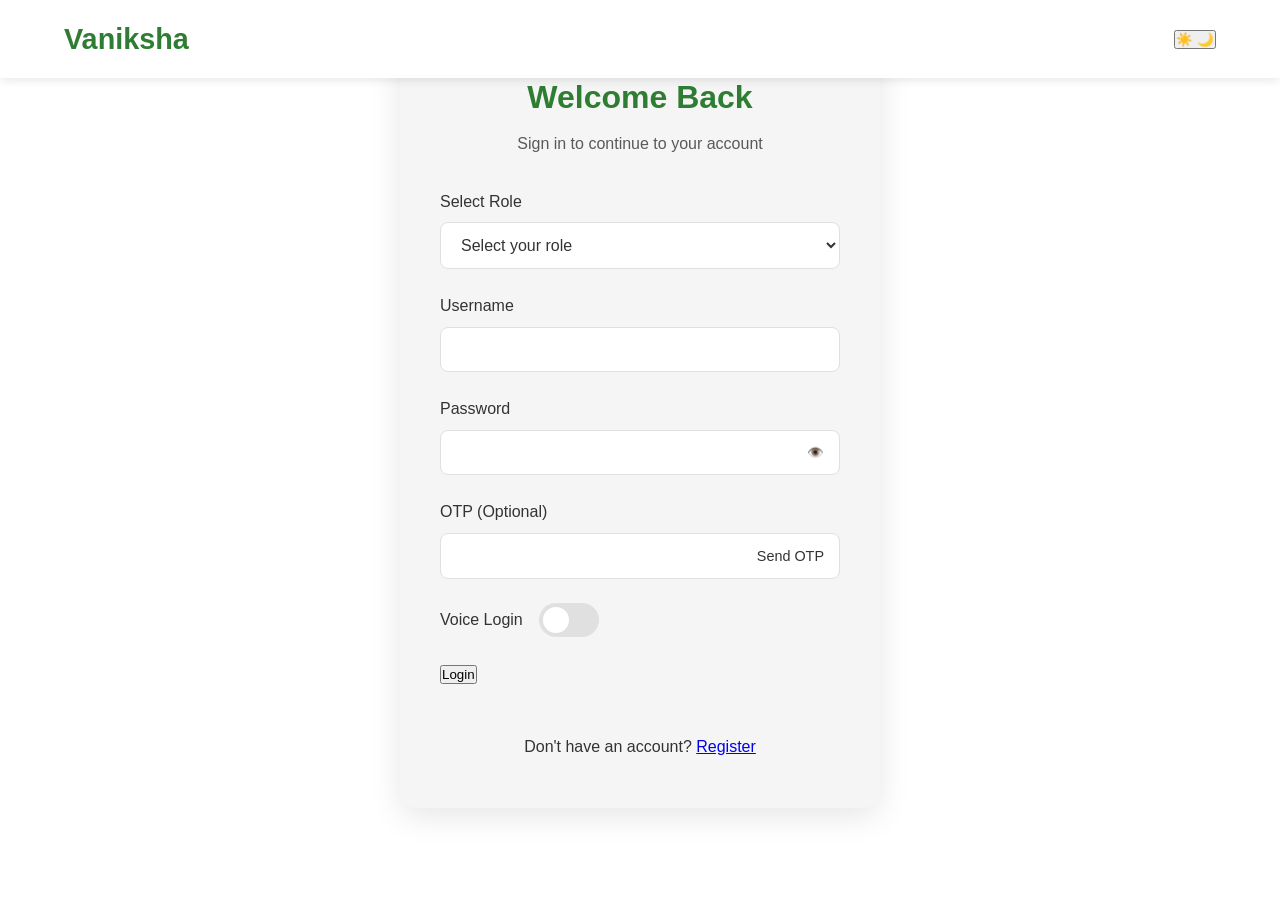
<file: login.html>
<!DOCTYPE html>
<html lang="en">
<head>
    <meta charset="UTF-8">
    <meta name="viewport" content="width=device-width, initial-scale=1.0">
    <title>Login - Vaniksha</title>
    <link rel="stylesheet" href="css/styles.css">
    <link rel="stylesheet" href="css/login.css">
    <link href="https://fonts.googleapis.com/css2?family=Inter:wght@400;500;600;700&display=swap" rel="stylesheet">
    <script src="https://cdnjs.cloudflare.com/ajax/libs/gsap/3.12.2/gsap.min.js"></script>
</head>
<body class="light-mode">
    <header class="main-header">
        <nav class="navbar">
            <div class="logo">
                <h1>Vaniksha</h1>
            </div>
            <div class="theme-toggle">
                <button id="themeToggle" aria-label="Toggle theme">
                    <span class="sun-icon">☀️</span>
                    <span class="moon-icon">🌙</span>
                </button>
            </div>
        </nav>
    </header>

    <main class="login-container">
        <div class="login-card">
            <div class="login-header">
                <h1>Welcome Back</h1>
                <p>Sign in to continue to your account</p>
            </div>

            <form id="loginForm" class="login-form">
                <div class="form-group">
                    <label for="role">Select Role</label>
                    <select id="role" name="role" required>
                        <option value="">Select your role</option>
                        <option value="individual">Individual</option>
                        <option value="community-member">Community Member</option>
                        <option value="community-admin">Community Admin</option>
                        <option value="platform-admin">Platform Admin</option>
                    </select>
                </div>

                <div class="form-group">
                    <label for="username">Username</label>
                    <input type="text" id="username" name="username" required>
                </div>

                <div class="form-group">
                    <label for="password">Password</label>
                    <div class="password-input">
                        <input type="password" id="password" name="password" required>
                        <button type="button" class="toggle-password">👁️</button>
                    </div>
                </div>

                <div class="form-group">
                    <label for="otp">OTP (Optional)</label>
                    <div class="otp-input">
                        <input type="text" id="otp" name="otp">
                        <button type="button" class="send-otp">Send OTP</button>
                    </div>
                </div>

                <div class="form-group switch-group">
                    <label for="voiceLogin">Voice Login</label>
                    <label class="switch">
                        <input type="checkbox" id="voiceLogin" name="voiceLogin">
                        <span class="slider"></span>
                    </label>
                </div>

                <div class="form-actions">
                    <button type="submit" class="submit-button">Login</button>
                </div>

                <div class="form-footer">
                    <p>Don't have an account? <a href="registration.html">Register</a></p>
                </div>
            </form>
        </div>
    </main>

    <script src="js/login.js"></script>
</body>
</html>
</file>
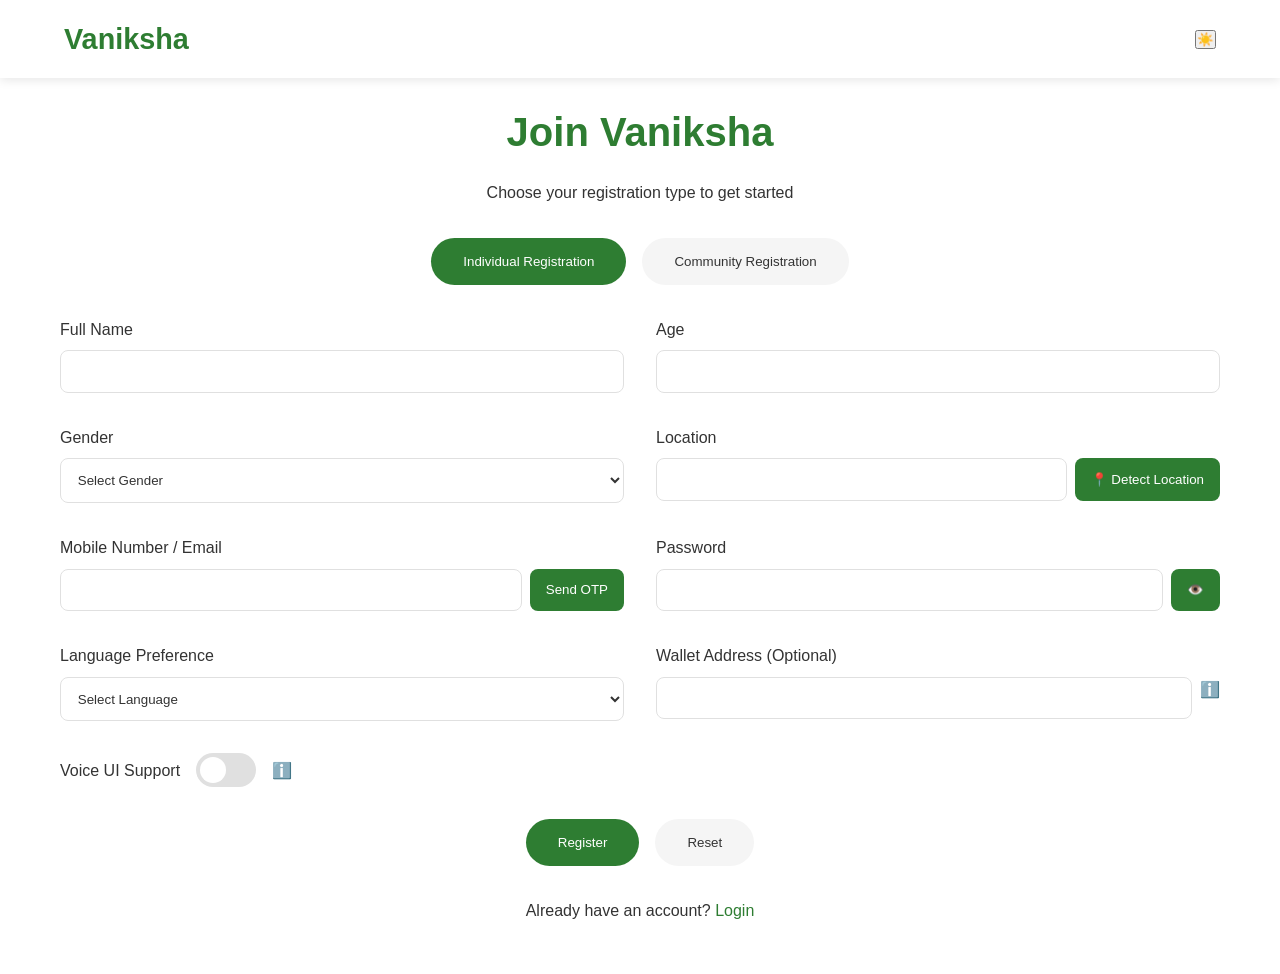
<file: registration.html>
<!DOCTYPE html>
<html lang="en">
<head>
    <meta charset="UTF-8">
    <meta name="viewport" content="width=device-width, initial-scale=1.0">
    <title>Register - Vaniksha</title>
    <link rel="stylesheet" href="css/styles.css">
    <link rel="stylesheet" href="css/registration.css">
    <link href="https://fonts.googleapis.com/css2?family=Inter:wght@400;500;600;700&display=swap" rel="stylesheet">
    <script src="https://cdnjs.cloudflare.com/ajax/libs/gsap/3.12.2/gsap.min.js"></script>
</head>
<body class="light-mode">
    <header class="main-header">
        <nav class="navbar">
            <div class="logo">
                <h1>Vaniksha</h1>
            </div>
            <div class="theme-toggle">
                <button id="themeToggle" aria-label="Toggle theme">
                    <span class="sun-icon">☀️</span>
                    <span class="moon-icon">🌙</span>
                </button>
            </div>
        </nav>
    </header>

    <main class="registration-container">
        <div class="registration-header">
            <h1>Join Vaniksha</h1>
            <p>Choose your registration type to get started</p>
        </div>

        <div class="registration-tabs">
            <button class="tab-button active" data-tab="individual">Individual Registration</button>
            <button class="tab-button" data-tab="community">Community Registration</button>
        </div>

        <div class="registration-forms">
            <!-- Individual Registration Form -->
            <form id="individual-form" class="registration-form active">
                <div class="form-grid">
                    <div class="form-group">
                        <label for="fullName">Full Name</label>
                        <input type="text" id="fullName" name="fullName" required>
                    </div>

                    <div class="form-group">
                        <label for="age">Age</label>
                        <input type="number" id="age" name="age" min="18" required>
                    </div>

                    <div class="form-group">
                        <label for="gender">Gender</label>
                        <select id="gender" name="gender" required>
                            <option value="">Select Gender</option>
                            <option value="male">Male</option>
                            <option value="female">Female</option>
                            <option value="other">Other</option>
                            <option value="prefer-not-to-say">Prefer not to say</option>
                        </select>
                    </div>

                    <div class="form-group">
                        <label for="location">Location</label>
                        <div class="location-input">
                            <input type="text" id="location" name="location" required>
                            <button type="button" class="gps-button" id="detectLocation">
                                <span class="gps-icon">📍</span> Detect Location
                            </button>
                        </div>
                    </div>

                    <div class="form-group">
                        <label for="contact">Mobile Number / Email</label>
                        <div class="contact-input">
                            <input type="text" id="contact" name="contact" required>
                            <button type="button" class="otp-button">Send OTP</button>
                        </div>
                    </div>

                    <div class="form-group">
                        <label for="password">Password</label>
                        <div class="password-input">
                            <input type="password" id="password" name="password" required>
                            <button type="button" class="toggle-password">👁️</button>
                        </div>
                    </div>

                    <div class="form-group">
                        <label for="language">Language Preference</label>
                        <select id="language" name="language" required>
                            <option value="">Select Language</option>
                            <option value="english">English</option>
                            <option value="hindi">Hindi</option>
                            <option value="bengali">Bengali</option>
                            <option value="tamil">Tamil</option>
                        </select>
                    </div>

                    <div class="form-group">
                        <label for="wallet">Wallet Address (Optional)</label>
                        <div class="wallet-input">
                            <input type="text" id="wallet" name="wallet">
                            <span class="tooltip" data-tooltip="Connect your crypto wallet for rewards">ℹ️</span>
                        </div>
                    </div>

                    <div class="form-group switch-group">
                        <label for="voiceUI">Voice UI Support</label>
                        <label class="switch">
                            <input type="checkbox" id="voiceUI" name="voiceUI">
                            <span class="slider"></span>
                        </label>
                        <span class="tooltip" data-tooltip="Enable voice commands for easier navigation">ℹ️</span>
                    </div>
                </div>

                <div class="form-actions">
                    <button type="submit" class="submit-button">Register</button>
                    <button type="reset" class="reset-button">Reset</button>
                </div>

                <div class="form-footer">
                    <p>Already have an account? <a href="#" class="login-link">Login</a></p>
                </div>
            </form>

            <!-- Community Registration Form -->
            <form id="community-form" class="registration-form">
                <div class="form-grid">
                    <div class="form-group">
                        <label for="orgName">Organization Name</label>
                        <input type="text" id="orgName" name="orgName" required>
                    </div>

                    <div class="form-group">
                        <label for="orgType">Organization Type</label>
                        <select id="orgType" name="orgType" required>
                            <option value="">Select Type</option>
                            <option value="ngo">NGO</option>
                            <option value="gram-panchayat">Gram Panchayat</option>
                            <option value="cooperative">Cooperative</option>
                            <option value="school">School</option>
                            <option value="self-help-group">Self-help Group</option>
                        </select>
                    </div>

                    <div class="form-group">
                        <label for="adminName">Admin Contact Name</label>
                        <input type="text" id="adminName" name="adminName" required>
                    </div>

                    <div class="form-group">
                        <label for="adminContact">Admin Email / Phone</label>
                        <div class="contact-input">
                            <input type="text" id="adminContact" name="adminContact" required>
                            <button type="button" class="verify-button">Verify</button>
                        </div>
                    </div>

                    <div class="form-group">
                        <label for="operationalArea">Operational Area</label>
                        <select id="operationalArea" name="operationalArea" required>
                            <option value="">Select Region</option>
                            <option value="north">North India</option>
                            <option value="south">South India</option>
                            <option value="east">East India</option>
                            <option value="west">West India</option>
                        </select>
                    </div>

                    <div class="form-group">
                        <label for="certificate">Upload Certification Document</label>
                        <div class="file-upload">
                            <input type="file" id="certificate" name="certificate" accept=".pdf,.jpg,.png" required>
                            <label for="certificate" class="upload-label">Choose File</label>
                        </div>
                    </div>

                    <div class="form-group">
                        <label>Community Members</label>
                        <div class="member-inputs">
                            <div class="member-input">
                                <input type="text" placeholder="Email/Phone" required>
                                <button type="button" class="remove-member">-</button>
                            </div>
                        </div>
                        <button type="button" class="add-member">Add Member</button>
                    </div>

                    <div class="form-group">
                        <label for="communityWallet">Wallet Address</label>
                        <div class="wallet-input">
                            <input type="text" id="communityWallet" name="communityWallet">
                            <span class="tooltip" data-tooltip="Connect your crypto wallet for rewards">ℹ️</span>
                        </div>
                    </div>

                    <div class="form-group">
                        <label for="adminPassword">Admin Password</label>
                        <div class="password-input">
                            <input type="password" id="adminPassword" name="adminPassword" required>
                            <button type="button" class="toggle-password">👁️</button>
                        </div>
                    </div>
                </div>

                <div class="form-actions">
                    <button type="submit" class="submit-button">Register Community</button>
                    <button type="reset" class="reset-button">Reset</button>
                </div>

                <div class="form-footer">
                    <p>Already have an account? <a href="#" class="login-link">Login</a></p>
                </div>
            </form>
        </div>
    </main>

    <script src="js/registration.js"></script>
    <script src="js/theme.js"></script>
</body>
</html>
</file>
<file: css/styles.css>
:root {
    /* Light mode variables */
    --primary-color: #2E7D32;
    --secondary-color: #4CAF50;
    --background-color: #FFFFFF;
    --text-color: #333333;
    --nav-bg: #FFFFFF;
    --nav-text: #333333;
    --card-bg: #F5F5F5;
    --border-color: #E0E0E0;
    --hover-color: #1B5E20;
    --section-padding: 5rem;
}

body.dark-mode {
    --primary-color: #4CAF50;
    --secondary-color: #81C784;
    --background-color: #121212;
    --text-color: #FFFFFF;
    --nav-bg: #1E1E1E;
    --nav-text: #FFFFFF;
    --card-bg: #2D2D2D;
    --border-color: #404040;
    --hover-color: #81C784;
}

* {
    margin: 0;
    padding: 0;
    box-sizing: border-box;
}

body {
    font-family: 'Inter', -apple-system, BlinkMacSystemFont, 'Segoe UI', Roboto, Oxygen, Ubuntu, Cantarell, sans-serif;
    background-color: var(--background-color);
    color: var(--text-color);
    line-height: 1.6;
    transition: background-color 0.3s ease, color 0.3s ease;
}

/* Header Styles */
.main-header {
    position: fixed;
    top: 0;
    width: 100%;
    background-color: var(--nav-bg);
    box-shadow: 0 2px 10px rgba(0, 0, 0, 0.1);
    z-index: 1000;
}

.navbar {
    display: flex;
    justify-content: space-between;
    align-items: center;
    padding: 1rem 5%;
    max-width: 1400px;
    margin: 0 auto;
}

.logo {
    display: flex;
    align-items: center;
    gap: 10px;
    font-size: 24px;
}

.logo img {
    height: 50px;
    width: auto;
    display: block;
}

.logo h1 {
    color: var(--primary-color);
    font-size: 1.8rem;
    font-weight: 700;
}

.nav-links {
    display: flex;
    gap: 2rem;
}

.nav-links a {
    color: var(--nav-text);
    text-decoration: none;
    font-weight: 500;
    transition: color 0.3s ease;
}

.nav-links a:hover {
    color: var(--primary-color);
}

.header-buttons {
    display: flex;
    gap: 1rem;
    align-items: center;
}

.header-buttons button {
    padding: 0.5rem 1rem;
    border-radius: 50px;
    border: none;
    font-weight: 500;
    cursor: pointer;
    transition: all 0.3s ease;
}

.login-btn {
    background: none;
    color: var(--text-color);
    border: 1px solid var(--border-color);
}

.join-individual-btn, .join-community-btn {
    background-color: var(--primary-color);
    color: white;
}

.header-buttons button:hover {
    transform: translateY(-2px);
    box-shadow: 0 4px 8px rgba(0, 0, 0, 0.1);
}

/* Reset and base styles */
* {
    margin: 0;
    padding: 0;
    box-sizing: border-box;
  }
  
  body {
    font-family: 'Montserrat', sans-serif;
    overflow-x: hidden;
  }
  
  /* Hero Section Styles */
  .hero-section {
    position: relative;
    height: 100vh;
    width: 100%;
    overflow: hidden;
  }
  
  /* Slideshow Container */
  .slideshow-container {
    position: relative;
    height: 100%;
    width: 100%;
  }
  
  /* Slide Styles */
  .slide {
    position: absolute;
    top: 0;
    left: 0;
    width: 100%;
    height: 100%;
    background-size: cover;
    background-position: center;
    opacity: 0;
    transition: opacity 1.5s ease-in-out, transform 6s ease-in-out;
    transform: scale(1.05);
    z-index: 1;
  }
  
  .slide.active {
    opacity: 1;
    transform: scale(1);
    z-index: 2;
  }
  
  /* Dark Overlay */
  .overlay {
    position: absolute;
    top: 0;
    left: 0;
    width: 100%;
    height: 100%;
    background: linear-gradient(to right, rgba(0, 0, 0, 0.7), rgba(0, 0, 0, 0.4));
    z-index: 3;
  }
  
  /* Hero Content */
  .hero-content {
    position: absolute;
    top: 0;
    left: 0;
    width: 100%;
    height: 100%;
    display: flex;
    align-items: center;
    z-index: 4;
    padding: 0 10%;
  }
  
  .hero-text {
    max-width: 700px;
    color: #fff;
    text-shadow: 0 2px 10px rgba(0, 0, 0, 0.5);
  }
  
  /* Animated Heading */
  .hero-text h1 {
    font-size: 3.5rem;
    font-weight: 700;
    margin-bottom: 1.5rem;
    line-height: 1.2;
    transform: translateY(30px);
    opacity: 0;
    animation: fadeUp 1s forwards 0.5s;
  }
  
  .hero-text p {
    font-size: 1.25rem;
    margin-bottom: 2rem;
    transform: translateY(30px);
    opacity: 0;
    animation: fadeUp 1s forwards 0.8s;
  }
  
  /* Button Styles */
  .hero-buttons {
    display: flex;
    gap: 1rem;
    transform: translateY(30px);
    opacity: 0;
    animation: fadeUp 1s forwards 1.1s;
  }
  
  .secondary-button {
    display: inline-block;
    padding: 15px 30px;
    background-color: rgba(255, 255, 255, 0.15);
    color: #fff;
    text-decoration: none;
    border-radius: 50px;
    font-weight: 600;
    backdrop-filter: blur(5px);
    border: 1px solid rgba(255, 255, 255, 0.3);
    transition: all 0.3s ease;
    box-shadow: 0 4px 15px rgba(0, 0, 0, 0.2);
  }
  
  .secondary-button:hover {
    background-color: rgba(255, 255, 255, 0.25);
    transform: translateY(-3px);
    box-shadow: 0 8px 25px rgba(0, 0, 0, 0.3);
  }
  
  .secondary-button:active {
    transform: translateY(0);
  }
  
  /* Animations */
  @keyframes fadeUp {
    from {
      opacity: 0;
      transform: translateY(30px);
    }
    to {
      opacity: 1;
      transform: translateY(0);
    }
  }
  
  /* Slideshow Animation */
  @keyframes slideshow {
    0%, 33% {
      opacity: 1;
      transform: scale(1);
    }
    36%, 100% {
      opacity: 0;
      transform: scale(1.05);
    }
  }
  
  /* Add slideshow functionality with CSS */
  .slide:nth-child(1) {
    animation: slideshow 18s infinite 0s;
  }
  
  .slide:nth-child(2) {
    animation: slideshow 18s infinite 6s;
  }
  
  .slide:nth-child(3) {
    animation: slideshow 18s infinite 12s;
  }
  
  /* Media Queries */
  @media (max-width: 768px) {
    .hero-text h1 {
      font-size: 2.5rem;
    }
    
    .hero-text p {
      font-size: 1rem;
    }
    
    .secondary-button {
      padding: 12px 24px;
    }
  }
  
  @media (max-width: 480px) {
    .hero-text h1 {
      font-size: 2rem;
    }
    
    .hero-buttons {
      flex-direction: column;
      gap: 0.75rem;
    }
  }

/* Problem Section */
.problem-section {
    padding: var(--section-padding);
    background-color: var(--background-color);
}

.section-title {
    text-align: center;
    font-size: 2.5rem;
    margin-bottom: 3rem;
    color: var(--text-color);
}

.problem-content {
    max-width: 1200px;
    margin: 0 auto;
    display: grid;
    grid-template-columns: 1fr 1fr;
    gap: 4rem;
    align-items: center;
}

.problem-text {
    font-size: 1.2rem;
    line-height: 1.8;
}

.problem-stats {
    display: grid;
    grid-template-columns: 1fr 1fr;
    gap: 2rem;
}

.stat-card {
    background-color: var(--card-bg);
    padding: 2rem;
    border-radius: 15px;
    text-align: center;
    transition: transform 0.3s ease;
}

.stat-card:hover {
    transform: translateY(-5px);
}

.stat-card h3 {
    font-size: 2.5rem;
    color: var(--primary-color);
    margin-bottom: 1rem;
}

/* Solution Section */
.solution-section {
    padding: var(--section-padding);
    background-color: var(--card-bg);
}

.features-grid {
    display: grid;
    grid-template-columns: repeat(auto-fit, minmax(300px, 1fr));
    gap: 2rem;
    max-width: 1200px;
    margin: 0 auto;
}

.feature-card {
    background-color: var(--background-color);
    padding: 2rem;
    border-radius: 15px;
    text-align: center;
    transition: transform 0.3s ease;
}

.feature-card:hover {
    transform: translateY(-5px);
}

.feature-icon {
    font-size: 2.5rem;
    margin-bottom: 1rem;
}

.feature-card h3 {
    margin-bottom: 1rem;
    color: var(--primary-color);
}

/* Impact Section */
.impact-section {
    padding: var(--section-padding);
    background-color: var(--background-color);
}

.impact-stats {
    display: grid;
    grid-template-columns: repeat(auto-fit, minmax(200px, 1fr));
    gap: 2rem;
    max-width: 1200px;
    margin: 0 auto;
}

.impact-card {
    background-color: var(--card-bg);
    padding: 2rem;
    border-radius: 15px;
    text-align: center;
    transition: transform 0.3s ease;
}

.impact-card:hover {
    transform: translateY(-5px);
}

.impact-icon {
    font-size: 2.5rem;
    margin-bottom: 1rem;
}

.impact-card h3 {
    font-size: 2rem;
    color: var(--primary-color);
    margin-bottom: 1rem;
}

/* Get Involved Section */
.get-involved-section {
    padding: var(--section-padding);
    background-color: var(--card-bg);
}

.involvement-cards {
    display: grid;
    grid-template-columns: repeat(auto-fit, minmax(300px, 1fr));
    gap: 2rem;
    max-width: 1200px;
    margin: 0 auto;
}

.involvement-card {
    background-color: var(--background-color);
    padding: 2rem;
    border-radius: 15px;
    text-align: center;
    transition: transform 0.3s ease;
}

.involvement-card:hover {
    transform: translateY(-5px);
}

.involvement-icon {
    font-size: 2.5rem;
    margin-bottom: 1rem;
}

.involvement-card h3 {
    margin-bottom: 1rem;
    color: var(--primary-color);
}

.card-button {
    margin-top: 1.5rem;
    padding: 0.8rem 1.5rem;
    background-color: var(--primary-color);
    color: white;
    border: none;
    border-radius: 50px;
    cursor: pointer;
    transition: all 0.3s ease;
}

.card-button:hover {
    background-color: var(--hover-color);
    transform: translateY(-2px);
}

/* Footer */
.main-footer {
    background-color: var(--nav-bg);
    padding: 4rem 5% 2rem;
}

.footer-content {
    max-width: 1400px;
    margin: 0 auto;
    display: grid;
    grid-template-columns: 1fr 2fr;
    gap: 4rem;
}

.footer-logo h2 {
    color: var(--primary-color);
    margin-bottom: 1rem;
}

.footer-links {
    display: grid;
    grid-template-columns: repeat(auto-fit, minmax(150px, 1fr));
    gap: 2rem;
}

.footer-column h3 {
    margin-bottom: 1rem;
    color: var(--primary-color);
}

.footer-column a {
    display: block;
    color: var(--text-color);
    text-decoration: none;
    margin-bottom: 0.5rem;
    transition: color 0.3s ease;
}

.footer-column a:hover {
    color: var(--primary-color);
}

.social-icons {
    display: flex;
    gap: 1rem;
    margin-top: 1rem;
}

.social-icons a {
    font-size: 1.5rem;
}

.footer-bottom {
    text-align: center;
    margin-top: 3rem;
    padding-top: 2rem;
    border-top: 1px solid var(--border-color);
}

/* Responsive Design */
@media (max-width: 1024px) {
    .hero-content {
        grid-template-columns: 1fr;
        text-align: center;
    }

    .hero-buttons {
        justify-content: center;
    }

    .problem-content {
        grid-template-columns: 1fr;
    }
}

@media (max-width: 768px) {
    .nav-links, .header-buttons {
        display: none;
    }

    .mobile-menu-btn {
        display: flex;
    }

    .hero-text h1 {
        font-size: 2.5rem;
    }

    .section-title {
        font-size: 2rem;
    }
}

@media (max-width: 480px) {
    .hero-text h1 {
        font-size: 2rem;
    }

    .hero-buttons {
        flex-direction: column;
    }

    .cta-button, .secondary-button {
        width: 100%;
    }
}
</file>
<file: css/login.css>
.login-container {
    display: flex;
    justify-content: center;
    align-items: center;
    min-height: calc(100vh - 80px);
    padding: 2rem;
    background-color: var(--background-color);
}

.login-card {
    width: 100%;
    max-width: 480px;
    padding: 2.5rem;
    background-color: var(--card-bg);
    border-radius: 16px;
    box-shadow: 0 8px 32px rgba(0, 0, 0, 0.1);
    animation: fadeIn 0.5s ease-out;
}

.login-header {
    text-align: center;
    margin-bottom: 2rem;
}

.login-header h1 {
    font-size: 2rem;
    color: var(--primary-color);
    margin-bottom: 0.5rem;
}

.login-header p {
    color: var(--text-color);
    opacity: 0.8;
}

.login-form {
    display: flex;
    flex-direction: column;
    gap: 1.5rem;
}

.form-group {
    display: flex;
    flex-direction: column;
    gap: 0.5rem;
}

.form-group label {
    font-weight: 500;
    color: var(--text-color);
}

.form-group input,
.form-group select {
    padding: 0.8rem 1rem;
    border: 1px solid var(--border-color);
    border-radius: 8px;
    background-color: var(--background-color);
    color: var(--text-color);
    font-size: 1rem;
    transition: all 0.3s ease;
}

.form-group input:focus,
.form-group select:focus {
    outline: none;
    border-color: var(--primary-color);
    box-shadow: 0 0 0 2px rgba(46, 125, 50, 0.1);
}

.password-input,
.otp-input {
    position: relative;
    display: flex;
    align-items: center;
}

.password-input input,
.otp-input input {
    flex: 1;
    padding-right: 2.5rem;
}

.toggle-password,
.send-otp {
    position: absolute;
    right: 0.5rem;
    padding: 0.5rem;
    background: none;
    border: none;
    color: var(--text-color);
    cursor: pointer;
    transition: color 0.3s ease;
}

.toggle-password:hover,
.send-otp:hover {
    color: var(--primary-color);
}

.send-otp {
    font-size: 0.9rem;
    font-weight: 500;
}

.switch-group {
    flex-direction: row;
    align-items: center;
    gap: 1rem;
}

.switch {
    position: relative;
    display: inline-block;
    width: 60px;
    height: 34px;
}

.switch input {
    opacity: 0;
    width: 0;
    height: 0;
}

.slider {
    position: absolute;
    cursor: pointer;
    top: 0;
    left: 0;
    right: 0;
    bottom: 0;
    background-color: var(--border-color);
    transition: .4s;
    border-radius: 34px;
}

.slider:before {
    position: absolute;
    content: "";
    height: 26px;
    width: 26px;
    left: 4px;
    bottom: 4px;
    background-color: white;
    transition: .4s;
    border-radius: 50%;
}

input:checked + .slider {
    background-color: var(--primary-color);
}

input:checked + .slider:before {
    transform: translateX(26px);
}

.tooltip {
    position: relative;
    cursor: help;
}

.tooltip:before {
    content: attr(data-tooltip);
    position: absolute;
    bottom: 100%;
    left: 50%;
    transform: translateX(-50%);
    padding: 0.5rem;
    background-color: var(--card-bg);
    color: var(--text-color);
    border-radius: 4px;
    font-size: 0.8rem;
    white-space: nowrap;
    opacity: 0;
    visibility: hidden;
    transition: all 0.3s ease;
}

.tooltip:hover:before {
    opacity: 1;
    visibility: visible;
}

.login-button {
    padding: 1rem;
    background-color: var(--primary-color);
    color: white;
    border: none;
    border-radius: 8px;
    font-size: 1rem;
    font-weight: 500;
    cursor: pointer;
    transition: all 0.3s ease;
}

.login-button:hover {
    background-color: var(--hover-color);
    transform: translateY(-2px);
}

.form-footer {
    text-align: center;
    margin-top: 1.5rem;
}

.form-footer p {
    margin-bottom: 0.5rem;
    color: var(--text-color);
}

.register-link,
.forgot-password {
    color: var(--primary-color);
    text-decoration: none;
    font-weight: 500;
    transition: color 0.3s ease;
}

.register-link:hover,
.forgot-password:hover {
    color: var(--hover-color);
    text-decoration: underline;
}

@keyframes fadeIn {
    from {
        opacity: 0;
        transform: translateY(20px);
    }
    to {
        opacity: 1;
        transform: translateY(0);
    }
}

@media (max-width: 480px) {
    .login-card {
        padding: 2rem 1.5rem;
    }

    .login-header h1 {
        font-size: 1.75rem;
    }

    .form-group input,
    .form-group select {
        padding: 0.7rem 0.9rem;
    }
}
</file>
<file: css/registration.css>
.registration-container {
    max-width: 1200px;
    margin: 100px auto 50px;
    padding: 0 20px;
}

.registration-header {
    text-align: center;
    margin-bottom: 2rem;
}

.registration-header h1 {
    font-size: 2.5rem;
    color: var(--primary-color);
    margin-bottom: 1rem;
}

.registration-tabs {
    display: flex;
    justify-content: center;
    gap: 1rem;
    margin-bottom: 2rem;
}

.tab-button {
    padding: 1rem 2rem;
    border: none;
    border-radius: 50px;
    background-color: var(--card-bg);
    color: var(--text-color);
    font-weight: 500;
    cursor: pointer;
    transition: all 0.3s ease;
}

.tab-button.active {
    background-color: var(--primary-color);
    color: white;
}

.registration-forms {
    position: relative;
}

.registration-form {
    display: none;
    opacity: 0;
    transform: translateY(20px);
    transition: all 0.3s ease;
}

.registration-form.active {
    display: block;
    opacity: 1;
    transform: translateY(0);
}

.form-grid {
    display: grid;
    grid-template-columns: repeat(2, 1fr);
    gap: 2rem;
    margin-bottom: 2rem;
}

.form-group {
    display: flex;
    flex-direction: column;
    gap: 0.5rem;
}

.form-group label {
    font-weight: 500;
    color: var(--text-color);
}

.form-group input,
.form-group select {
    padding: 0.8rem;
    border: 1px solid var(--border-color);
    border-radius: 8px;
    background-color: var(--background-color);
    color: var(--text-color);
    transition: all 0.3s ease;
}

.form-group input:focus,
.form-group select:focus {
    outline: none;
    border-color: var(--primary-color);
    box-shadow: 0 0 0 2px rgba(46, 125, 50, 0.1);
}

/* Special Input Groups */
.location-input,
.contact-input,
.password-input,
.wallet-input {
    display: flex;
    gap: 0.5rem;
}

.location-input input,
.contact-input input,
.password-input input,
.wallet-input input {
    flex: 1;
}

.gps-button,
.otp-button,
.verify-button,
.toggle-password {
    padding: 0.5rem 1rem;
    border: none;
    border-radius: 8px;
    background-color: var(--primary-color);
    color: white;
    cursor: pointer;
    transition: all 0.3s ease;
}

.gps-button:hover,
.otp-button:hover,
.verify-button:hover,
.toggle-password:hover {
    background-color: var(--hover-color);
}

/* File Upload */
.file-upload {
    position: relative;
}

.file-upload input[type="file"] {
    display: none;
}

.upload-label {
    padding: 0.8rem;
    border: 1px solid var(--border-color);
    border-radius: 8px;
    background-color: var(--background-color);
    color: var(--text-color);
    cursor: pointer;
    text-align: center;
    transition: all 0.3s ease;
}

.upload-label:hover {
    border-color: var(--primary-color);
}

/* Member Inputs */
.member-inputs {
    display: flex;
    flex-direction: column;
    gap: 0.5rem;
}

.member-input {
    display: flex;
    gap: 0.5rem;
}

.member-input input {
    flex: 1;
}

.remove-member {
    padding: 0.5rem;
    border: none;
    border-radius: 8px;
    background-color: #ff4444;
    color: white;
    cursor: pointer;
    transition: all 0.3s ease;
}

.add-member {
    margin-top: 0.5rem;
    padding: 0.5rem 1rem;
    border: none;
    border-radius: 8px;
    background-color: var(--primary-color);
    color: white;
    cursor: pointer;
    transition: all 0.3s ease;
}

/* Switch */
.switch-group {
    flex-direction: row;
    align-items: center;
    gap: 1rem;
}

.switch {
    position: relative;
    display: inline-block;
    width: 60px;
    height: 34px;
}

.switch input {
    opacity: 0;
    width: 0;
    height: 0;
}

.slider {
    position: absolute;
    cursor: pointer;
    top: 0;
    left: 0;
    right: 0;
    bottom: 0;
    background-color: var(--border-color);
    transition: .4s;
    border-radius: 34px;
}

.slider:before {
    position: absolute;
    content: "";
    height: 26px;
    width: 26px;
    left: 4px;
    bottom: 4px;
    background-color: white;
    transition: .4s;
    border-radius: 50%;
}

input:checked + .slider {
    background-color: var(--primary-color);
}

input:checked + .slider:before {
    transform: translateX(26px);
}

/* Tooltip */
.tooltip {
    position: relative;
    cursor: help;
}

.tooltip:before {
    content: attr(data-tooltip);
    position: absolute;
    bottom: 100%;
    left: 50%;
    transform: translateX(-50%);
    padding: 0.5rem;
    background-color: var(--card-bg);
    color: var(--text-color);
    border-radius: 4px;
    font-size: 0.8rem;
    white-space: nowrap;
    opacity: 0;
    visibility: hidden;
    transition: all 0.3s ease;
}

.tooltip:hover:before {
    opacity: 1;
    visibility: visible;
}

/* Form Actions */
.form-actions {
    display: flex;
    justify-content: center;
    gap: 1rem;
    margin: 2rem 0;
}

.submit-button,
.reset-button {
    padding: 1rem 2rem;
    border: none;
    border-radius: 50px;
    font-weight: 500;
    cursor: pointer;
    transition: all 0.3s ease;
}

.submit-button {
    background-color: var(--primary-color);
    color: white;
}

.reset-button {
    background-color: var(--card-bg);
    color: var(--text-color);
}

.submit-button:hover {
    background-color: var(--hover-color);
    transform: translateY(-2px);
}

.reset-button:hover {
    background-color: var(--border-color);
    transform: translateY(-2px);
}

/* Form Footer */
.form-footer {
    text-align: center;
    margin-top: 2rem;
}

.login-link {
    color: var(--primary-color);
    text-decoration: none;
    font-weight: 500;
}

.login-link:hover {
    text-decoration: underline;
}

/* Responsive Design */
@media (max-width: 768px) {
    .form-grid {
        grid-template-columns: 1fr;
    }

    .registration-tabs {
        flex-direction: column;
    }

    .tab-button {
        width: 100%;
    }

    .form-actions {
        flex-direction: column;
    }

    .submit-button,
    .reset-button {
        width: 100%;
    }
}

/* Animations */
@keyframes fadeIn {
    from {
        opacity: 0;
        transform: translateY(20px);
    }
    to {
        opacity: 1;
        transform: translateY(0);
    }
}

.registration-form.active {
    animation: fadeIn 0.5s ease forwards;
}
</file>
